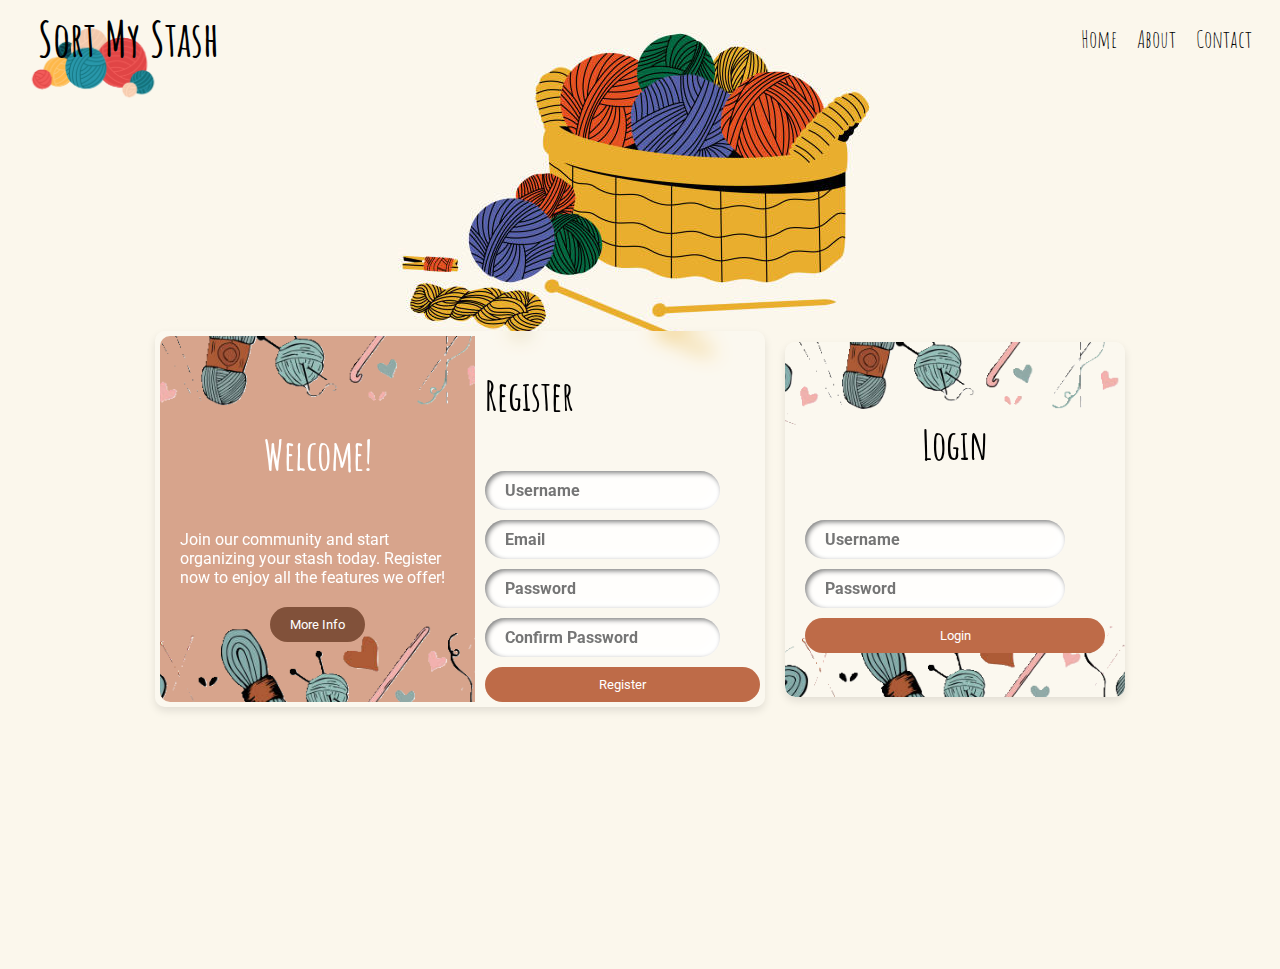
<file: index.html>
<!DOCTYPE html>
<html>
<head>
    <title>Sort My Stash</title>
    <link rel="stylesheet" type="text/css" href="style.css">
    <link href="https://fonts.googleapis.com/css2?family=Amatic+SC:wght@400;700&display=swap" rel="stylesheet">
    <link href="https://fonts.googleapis.com/css2?family=Amatic+SC:wght@400;700&family=Roboto:wght@400;700&display=swap" rel="stylesheet">
</head>
<body>
   <div class="background-image"></div>
    <div class="header">
        <div class="logo"></div>
        <h1>Sort My Stash</h1>
        <div class="nav">
            <a href="index.html">Home</a>
            <a href="about.html">About</a>
            <a href="contact.php">Contact</a>
            <div class="hamburger-menu">
                <span></span>
                <span></span>
                <span></span>
            </div>
        </div>
    </div>
    <div class="form-container">
        <div class="combined-container">
            <div class="welcome-section">
                <div class="welcome-image-container">
                    <img src="images\border.png" alt="Welcome Image" class="welcome-image">
                </div>
                <h2>Welcome!</h2>
                <p>Join our community and start organizing your stash today. Register now to enjoy all the features we offer!</p>
                <button class="more-info-button">More Info</button>
            </div>
            <div class="form register-form">
                <h2>Register</h2>
                <form action="register.php" method="post">
                    <input type="text" name="username" placeholder="Username" required>
                    <input type="email" name="email" placeholder="Email" required>
                    <input type="password" name="password" placeholder="Password" required>
                    <input type="password" name="password2" placeholder="Confirm Password" required>
                    <button type="submit" name="register">Register</button>
                </form>
            </div>
        </div>
        <div class="form login-form">
            <div class="login-image-container">
                <img src="images\border.png" alt="border" class="login-image">
            </div>
            <h2>Login</h2>
            <form action="login.php" method="post">
                <input type="text" name="username" placeholder="Username" required>
                <input type="password" name="password" placeholder="Password" required>
                <button type="submit" name="login">Login</button>
            </form>
        </div>
    </div>
</body>
</html>
</file>
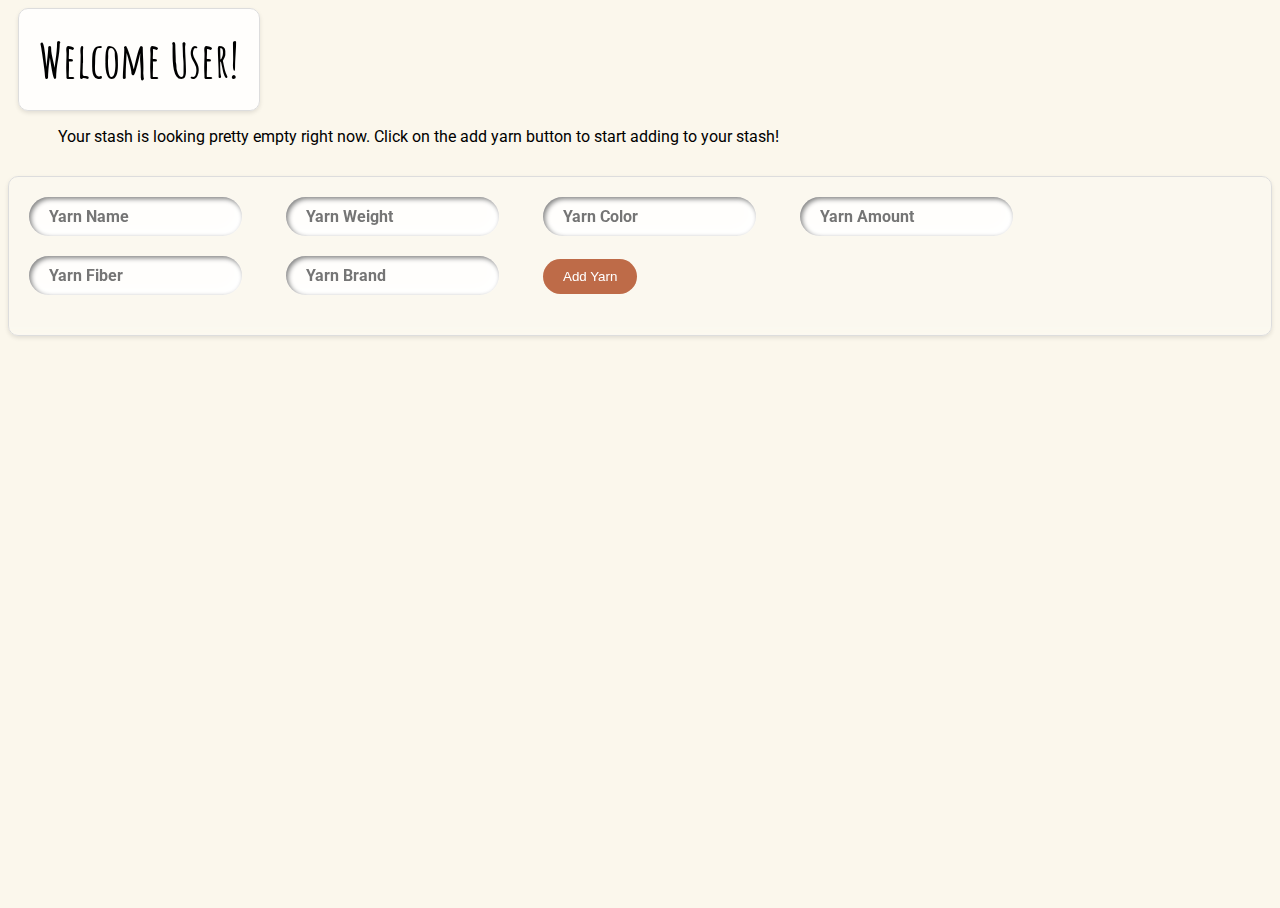
<file: user_home.html>
<!DOCTYPE html>
<html>
<head>
  <title>Your homepage</title>
  <link rel="stylesheet" type="text/css" href="style.css">
    <link href="https://fonts.googleapis.com/css2?family=Amatic+SC:wght@400;700&display=swap" rel="stylesheet">
    <link href="https://fonts.googleapis.com/css2?family=Amatic+SC:wght@400;700&family=Roboto:wght@400;700&display=swap" rel="stylesheet">
</head>
<body>
  <h1 class="welcome-user">Welcome User!</h1>
  <p>Your stash is looking pretty empty right now.  Click on the add yarn button to start adding to your stash!</p>
  <div class="yarn-input-form">
    <form>
      <label>
        <input type="text" placeholder="Yarn Name" class="js-yarn-name-input">
      </label> 
      <label> 
        <input placeholder="Yarn Weight" class="js-yarn-weight-input">
      </label> 
      <label>
        <input placeholder="Yarn Color" class="js-yarn-color-input">
      </label> 
      <label>
        <input placeholder="Yarn Amount" class="js-yarn-amount-input">
      </label> 
      <label>
        <input placeholder="Yarn Fiber" class="js-yarn-fiber-input">
      </label> 
      <label>
        <input placeholder="Yarn Brand" class="js-yarn-brand-input">
      </label> 
      <button onclick ="
      addYarn();
      " class="js-add-yarn-button add-yarn-button" >Add Yarn</button>
    </form>
  </div>

  <div class="js-yarn-list"></div>
  <!--<div class="background-image"></div>
  <div class="header">
    <div class="logo"></div>
    <h1>Sort My Stash</h1>
      <div class="nav">
        <a href="index.html">Home</a>
        <a href="about.html">About</a>
        <a href="contact.php">Contact</a>
        <div class="hamburger-menu">
          <span></span>
          <span></span>
          <span></span>
        </div>
      </div>
  </div>
  <div class="sidebar-container">
    <aside class="sidebar">
      <nav class="sidebar-nav">
        <ul>
          <li><a href="index.html">Home</a></li>
          <li><a href="about.html">About</a></li>
          <li><a href="contact.php">Contact</a></li>
          <li><a href="user_home.html">User Home</a></li>
           Add more links as needed 
        </ul>
      </nav>
    </aside>
   <main class="content">
    <div class="section add-yarn">
    <h2>Welcome User!</h2>  to be changed to dynamically show the users name
    <p>Your stash is looking pretty empty right now.  Click on the add yarn button to start adding to your stash!</p>  message to change when first yarn is added.
    </div>
    <div class="section add-yarn">
      <button class="add-yarn-button">Add Yarn</button>
    </div>
   </main>
   <footer class="footer-container">
    <div class="footer">
      <div class="footer-logo">
        <img src="images/logo_no_background.png" alt="Logo">
      </div>
      <div class="footer-contact">
        <div class="footer-nav">
          <a href="index.html">Home</a>
          <a href="about.html">About</a>
          <a href="contact.php">Contact</a>
        </div>
        <p>&copy; 2025 Sort My Stash.  All rights reserved.  By Spinner77.</p>
      </div>
  </footer> -->
</body>
<script src="stash-scripts/script.js"></script>
</html>
</file>
<file: style.css>
body, html {
  height: 100%;
  background-color: #fbf7ec;  
}

.background-image {
  background-image: url('images/istockphoto-2183384952-612x612.jpg');
  background-size: auto;
  background-position: center top; /* Adjust the position to raise the image */
  background-repeat: no-repeat;
  width: 100%;
  height: 100%;
  position: absolute;
  top: 0;
  left: 0;
  z-index: 0;
}

.header, .nav, .form {
  position: relative;
  z-index: 1; /* Ensure forms and other content are above the image */
}

.header {
  display: flex;
  align-items: center;
  justify-content: space-between; /* Space between logo/h1 and nav */
  padding: 0 20px; /* Add some padding to the header */
}

.logo {
  position: absolute;
  top: 0;
  left: 0;
  margin: 0 10px 10px 10px;
  width: 150px;
  height: 100px;
  background-image: url('images/logo_no_background.png');
  background-size: cover;
  background-position: left;
  z-index: -1;
}

h1 {
  font-family: 'Amatic SC', cursive;
  font-size: 48px; /* Adjust the font size as needed */
  margin: 0 0 0 10px;
}

.nav {
  display: flex;
  align-items: center;
}

.nav a {
  text-decoration: none; /* Remove underline */
  color: black; /* Set text color to black */
  margin-left: 20px; /* Add space between links */
  font-family: 'Amatic SC', cursive;
  font-size: 24px; /* Adjust the font size as needed */
}

.hamburger-menu {
  display: none; /* Hide by default */
  flex-direction: column;
  cursor: pointer;
  margin-left: 20px;
}

.hamburger-menu span {
  height: 3px;
  width: 25px;
  background-color: black;
  margin: 4px 0;
}

@media (max-width: 768px) {
  .nav a {
    display: none; /* Hide nav links on small screens */
  }
  .hamburger-menu {
    display: flex; /* Show hamburger menu on small screens */
  }
}

.sidebar-container {
  display: flex;
  flex: 1; /* Allow container to grow and take available space */
}

.sidebar {
  width: 200px; /* Set the width of the sidebar */
  background-color: #f0f0f0; /* Set background color */
  padding: 20px; /* Add padding */
  box-shadow: 0 2px 4px rgba(0, 0, 0, 0.1); /* Subtle drop shadow */
}

.sidebar-nav ul {
  list-style-type: none; /* Remove default list styling */
  padding: 0; /* Remove default padding */
}

.sidebar-nav li {
  margin-bottom: 10px; /* Add space between links */
}

.sidebar-nav a {
  text-decoration: none; /* Remove underline */
  color: black; /* Set text color */
  font-family: 'Roboto', sans-serif;
  font-size: 18px; /* Adjust the font size as needed */
  font-weight: bold;
}

.content {
  display: grid;
  grid-template-columns: 1fr 2fr 1fr; /* Sidebar takes 1/4, main content takes 3/4 */
  padding: 20px; /* Add padding */
}

main {
  display: grid;
  grid-template-columns: repeat(auto-fit, minmax(300px, 1fr)); /* Responsive grid */
}

.form-container {
  display: flex;
  justify-content: center;
  align-items: center;
  height: 100vh; /* Full viewport height */
}

.combined-container {
  display: flex;
  background: rgba(255, 255, 255, 0.171); /* Semi-transparent background */
  backdrop-filter: blur(10px); /* Blur effect */
  border-radius: 10px;
  padding: 5px;
  margin: 10px;
  width: 600px; /* Adjust width as needed */
  box-shadow: 0 4px 8px rgba(0, 0, 0, 0.1);
}

.welcome-section {
  background-color: #be6c4898; /* Same background color as the form button */
  border-radius: 10px 0 0 10px; /* Rounded corners on the left side */
  padding: 20px;
  width: 50%; /* Adjust width as needed */
  color: white; /* Set text color to white */
  display: flex;
  flex-direction: column;
  justify-content: center;
  align-items: center;
  position: relative; /* Ensure the image is positioned correctly */
  z-index: 0; /* Ensure the background color is behind the image */
}

.welcome-image-container {
  position: absolute;
  top: 0;
  left: 0;
  width: 100%;
  height: 100%;
  overflow: hidden;
  border-radius: 10px 0 0 10px; /* Match the border radius of the container */
  z-index: 1; /* Send the image to the back */
}

.welcome-image {
  width: 100%;
  height: 100%;
  object-fit: cover; /* Ensure the image covers the entire container */
  border-radius: 10px 0 0 10px; /* Match the border radius of the container */
}

.welcome-section p {
  font-family: 'Roboto', sans-serif; /* Apply Roboto font to paragraph text */
  font-size: 16px; /* Adjust the font size as needed */
  margin: 0; /* Remove default margin */
  position: relative;
  z-index: 1; /* Ensure text is above the image */
}

.more-info-button {
  border: none; /* Remove border */
  border-radius: 25px; /* Make the button lozenge-shaped */
  padding: 10px 20px; /* Add padding for better appearance */
  background-color: #81513a; /* Set background color */
  color: white; /* Set text color */
  cursor: pointer; /* Change cursor to pointer on hover */
  margin-top: 20px; /* Add space above the button */
  font-family: 'Roboto', sans-serif; /* Apply Roboto font */
  position: relative;
  z-index: 1; /* Ensure button is above the image */
}

.register-form {
  width: 50%; /* Adjust width as needed */
  margin: 0; /* Remove margins */
  padding-left: 10px; /* Add padding to the left */
  display: flex;
  flex-direction: column;
  justify-content: center;
}

.login-form {
  background: rgba(255, 255, 255, 0.171); /* Semi-transparent background */
  backdrop-filter: blur(10px); /* Blur effect */
  border-radius: 10px;
  padding: 20px;
  margin: 10px;
  width: 300px; /* Adjust width as needed */
  box-shadow: 0 4px 8px rgba(0, 0, 0, 0.1);
  display: flex;
  flex-direction: column;
  justify-content: center;
  align-items: center; /* Center the content */
  position: relative; /* Ensure the image is positioned correctly */
  height: 35%;
}

.login-image-container {
  position: absolute;
  top: 0;
  left: 0;
  width: 100%;
  height: 100%;
  overflow: hidden;
  border-radius: 10px; /* Match the border radius of the container */
  z-index: -1; /* Send the image to the back */
}

.login-image {
  width: 100%;
  height: 100%;
  object-fit: cover; /* Ensure the image covers the entire container */
  border-radius: 10px; /* Match the border radius of the container */
}

.form input, .form button {
  font-family: 'Roboto', sans-serif; /* Apply Roboto font to form elements */
  position: relative;
  z-index: 1; /* Ensure form elements are above the image */
}

form input {
  border: none; /* Remove border */
  border-radius: 25px; /* Make the input boxes lozenge-shaped */
  padding: 10px 20px; /* Add padding for better appearance */
  margin-bottom: 10px; /* Add space between input boxes */
  width: calc(100% - 40px); /* Adjust width to fit within the form */
  box-sizing: border-box; /* Ensure padding is included in the width */
  background-color: rgba(255, 255, 255, 0.8); /* Semi-transparent background */
}

.form button {
  border: none; /* Remove border */
  border-radius: 25px; /* Make the button lozenge-shaped */
  padding: 10px 20px; /* Add padding for better appearance */
  background-color: #be6b48; /* Set background color */
  color: white; /* Set text color */
  cursor: pointer; /* Change cursor to pointer on hover */
  width: 100%; /* Full width button */
  z-index: 1; /* Ensure button is above the form elements */
}

h2 {
  font-family: 'Amatic SC', cursive;
  font-size: 40px; /* Adjust the font size as needed */
  margin-bottom: 50px; /* Add space between heading and form elements */
  position: relative;
  z-index: 1; /* Ensure heading is above the image */
}

.footer-container {
  background-color: #be6b48; /* Set background color */
  color: white; /* Set text color */
  text-align: left; /* Align text to the left */
  padding: 10px 20px; /* Add padding */
  width: 100%;
  display: flex;
  align-items: center;
  height: 60px; /* Set fixed height */
  flex-shrink: 0; /* Prevent the footer from shrinking */
}

.footer {
  display: grid;
  grid-template-columns: 1fr 1fr; /* Split the footer into two columns */
  align-items: center;
  width: 100%;
  position: relative;
}

.footer-logo {
  margin-right: 5px; /* Add some space between the logo and the text */
}

.footer-logo img {
  width: 200px; /* Adjust the width as needed */
  height: auto; /* Maintain aspect ratio */
}

.footer-nav {
  margin-left: auto; /* Push the navigation items to the right */
}

.footer-nav a {
  color: white; /* Set link color */
  text-decoration: none; /* Remove underline */
  margin-right: 20px; /* Add space between links */
  font-family: 'Roboto', sans-serif;
}

.footer-contact p {
  margin: 0; /* Remove default margin */
  font-family: 'Roboto', sans-serif;
  font-size: 10px; /* Adjust the font size as needed */
  margin-top: 20px;
}

.content {
  display: grid;
  grid-template-columns: 300px 200px;
  justify-content: space-between; /* Space between sections */
  align-items: flex-start;       /* Align sections at the top */
  gap: 500px;
  font-family: 'Roboto', sans-serif;
}

.section {
  padding: 20px; /* Add padding */
  background: rgba(255, 255, 255, 0.2); /* Semi-transparent background */
  backdrop-filter: blur(5px);   /* Blur effect */
  border-radius: 10px;           /* Rounded corners */
  border: 1px solid #ddd;
  box-shadow: 0 2px 4px rgba(0, 0, 0, 0.1); /* Subtle drop shadow */
}

.image-container {
  float: right; /* Float the container to the right */
  margin-left: 1em; /* Add some space between the container and the text */
  background-color: #be6b48; /* Set background color */
  padding: 10px; /* Add padding */
  border-radius: 10px; /* Rounded corners */
  box-shadow: 0 2px 4px rgba(0, 0, 0, 0.1); /* Subtle drop shadow */
  text-align: center; /* Center the caption text */
}

.stash-image {
  width: 200px; /* Adjust the width as needed */
  height: auto; /* Maintain aspect ratio */
  border-radius: 5px; /* Rounded corners for the image */
}

.image-container figcaption {
  margin-top: 5px; /* Add some space above the caption */
  font-family: 'Roboto', sans-serif;
  font-size: 14px; /* Adjust the font size as needed */
  color: #f1e8e8; /* Set caption text color */
}

.section.right {
  max-height: 100vh; /* Set maximum height to the viewport height */
  overflow-y: auto; /* Enable vertical scrolling */
}

input {
  display: inline-block;
  width: 50px;
  margin-right: 10px;
  box-shadow:  inset 2px 2px 5px grey, inset -5px -5px 10px white;
  width: 100%;
  box-sizing: border-box;
  transition: all 0.2s ease-in-out;
  appearance: none;
  -webkit-appearance: none;
  border: none;
  padding: 10px;
  font-family: 'Roboto', sans-serif;
  font-weight: bold;
  font-size: 16px;

  &:focus {
    box-shadow:  inset 1px 1px 2px grey, inset -1px -1px 2px white;
  }
}
label {
  display: inline-block;
  width: fit-content;
  margin-bottom: 10px;
  
}

.add-yarn-button {
  border: none; /* Remove border */
  border-radius: 25px; /* Make the button lozenge-shaped */
  padding: 10px 20px; /* Add padding for better appearance */
  background-color: #be6b48; /* Set background color */
  color: white; /* Set text color */
  cursor: pointer; /* Change cursor to pointer on hover */
  width: fit-content /* Full width button */
}

.yarn-input-form {
  padding: 20px; /* Add padding */
  background: rgba(255, 255, 255, 0.2); /* Semi-transparent background */
  backdrop-filter: blur(5px);   /* Blur effect */
  border-radius: 10px;           /* Rounded corners */
  border: 1px solid #ddd;
  box-shadow: 0 2px 4px rgba(0, 0, 0, 0.1); /* Subtle drop shadow */
}

p {
  font-family: 'Roboto',sans-serif;
  margin-left: 50px;
  margin-bottom: 30px;
}

.welcome-user {
  font-family: 'Amatic SC', cursive;
  font-size: 48px;
  font-weight: bold;
  margin: 0 0 0 10px;
  padding: 20px; /* Add padding */
  background-color: rgba(255, 255, 255, 0.842); /* Semi-transparent background */
  backdrop-filter: blur(5px);   /* Blur effect */
  border-radius: 10px;           /* Rounded corners */
  border: 1px solid #ddd;
  box-shadow: 0 2px 4px rgba(0, 0, 0, 0.1); /* Subtle drop shadow */
  width: fit-content;
}
</file>
